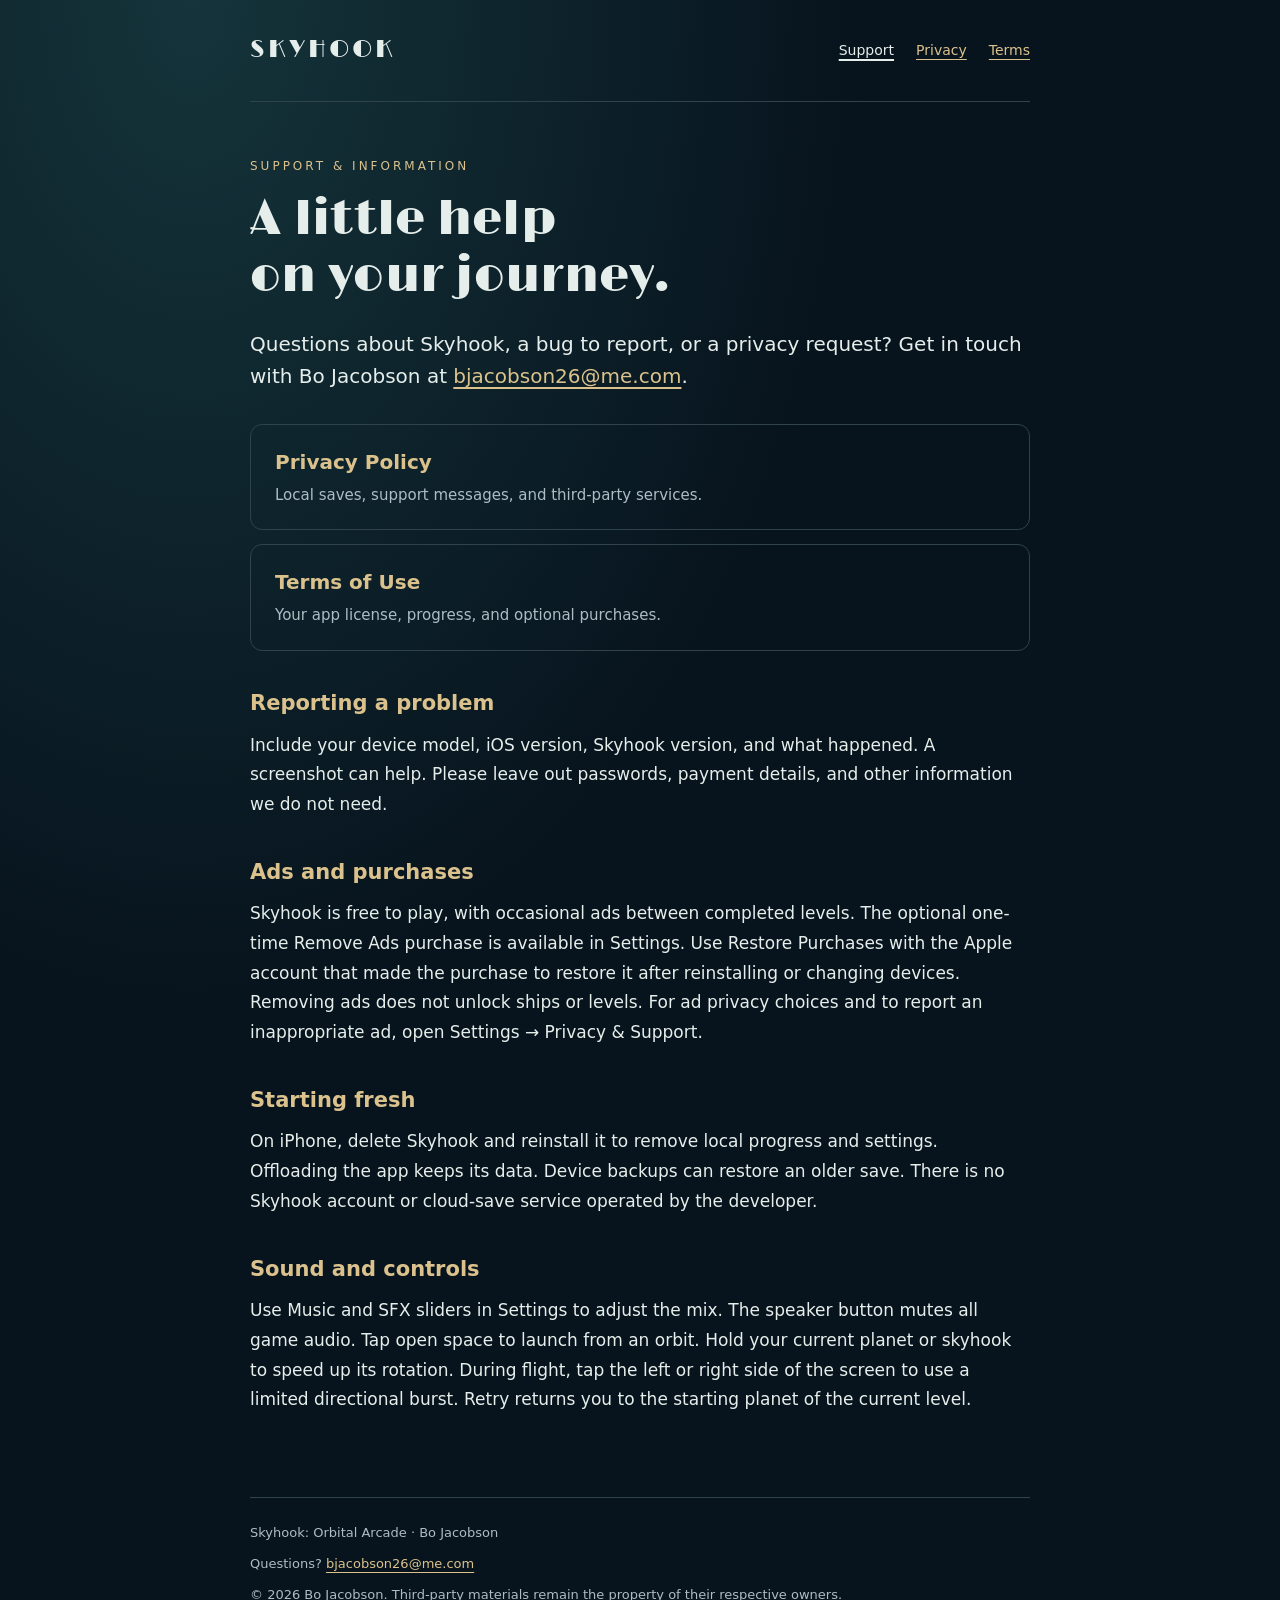
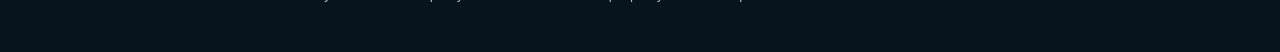
<file: index.html>
<!doctype html>
<html lang="en"><head><meta charset="utf-8"><meta name="viewport" content="width=device-width,initial-scale=1"><meta name="description" content="Support, privacy policy and terms for Skyhook: Orbital Arcade by Bo Jacobson."><meta name="theme-color" content="#07131d"><title>Support · Skyhook</title><link rel="stylesheet" href="styles.css"></head>
<body><a class="skip" href="#main">Skip to content</a><header><a class="brand" href="index.html">SKYHOOK</a><nav aria-label="Main navigation"><a href="index.html" aria-current="page">Support</a><a href="privacy.html">Privacy</a><a href="terms.html">Terms</a></nav></header><main id="main">
<p class="eyebrow">Support &amp; information</p><h1>A little help<br>on your journey.</h1>
<p class="intro">Questions about Skyhook, a bug to report, or a privacy request? Get in touch with Bo Jacobson at <a class="contact" href="mailto:bjacobson26@me.com">bjacobson26@me.com</a>.</p>
<div class="links"><a class="card" href="privacy.html"><strong>Privacy Policy</strong><span>Local saves, support messages, and third-party services.</span></a><a class="card" href="terms.html"><strong>Terms of Use</strong><span>Your app license, progress, and optional purchases.</span></a></div>
<h2>Reporting a problem</h2><p>Include your device model, iOS version, Skyhook version, and what happened. A screenshot can help. Please leave out passwords, payment details, and other information we do not need.</p>
<h2>Ads and purchases</h2><p>Skyhook is free to play, with occasional ads between completed levels. The optional one-time Remove Ads purchase is available in Settings. Use Restore Purchases with the Apple account that made the purchase to restore it after reinstalling or changing devices. Removing ads does not unlock ships or levels. For ad privacy choices and to report an inappropriate ad, open Settings → Privacy &amp; Support.</p>
<h2>Starting fresh</h2><p>On iPhone, delete Skyhook and reinstall it to remove local progress and settings. Offloading the app keeps its data. Device backups can restore an older save. There is no Skyhook account or cloud-save service operated by the developer.</p>
<h2>Sound and controls</h2><p>Use Music and SFX sliders in Settings to adjust the mix. The speaker button mutes all game audio. Tap open space to launch from an orbit. Hold your current planet or skyhook to speed up its rotation. During flight, tap the left or right side of the screen to use a limited directional burst. Retry returns you to the starting planet of the current level.</p>
</main><footer><p>Skyhook: Orbital Arcade · Bo Jacobson</p><p>Questions? <a class="contact" href="mailto:bjacobson26@me.com">bjacobson26@me.com</a></p><p>© 2026 Bo Jacobson. Third-party materials remain the property of their respective owners.</p></footer></body></html>
</file>
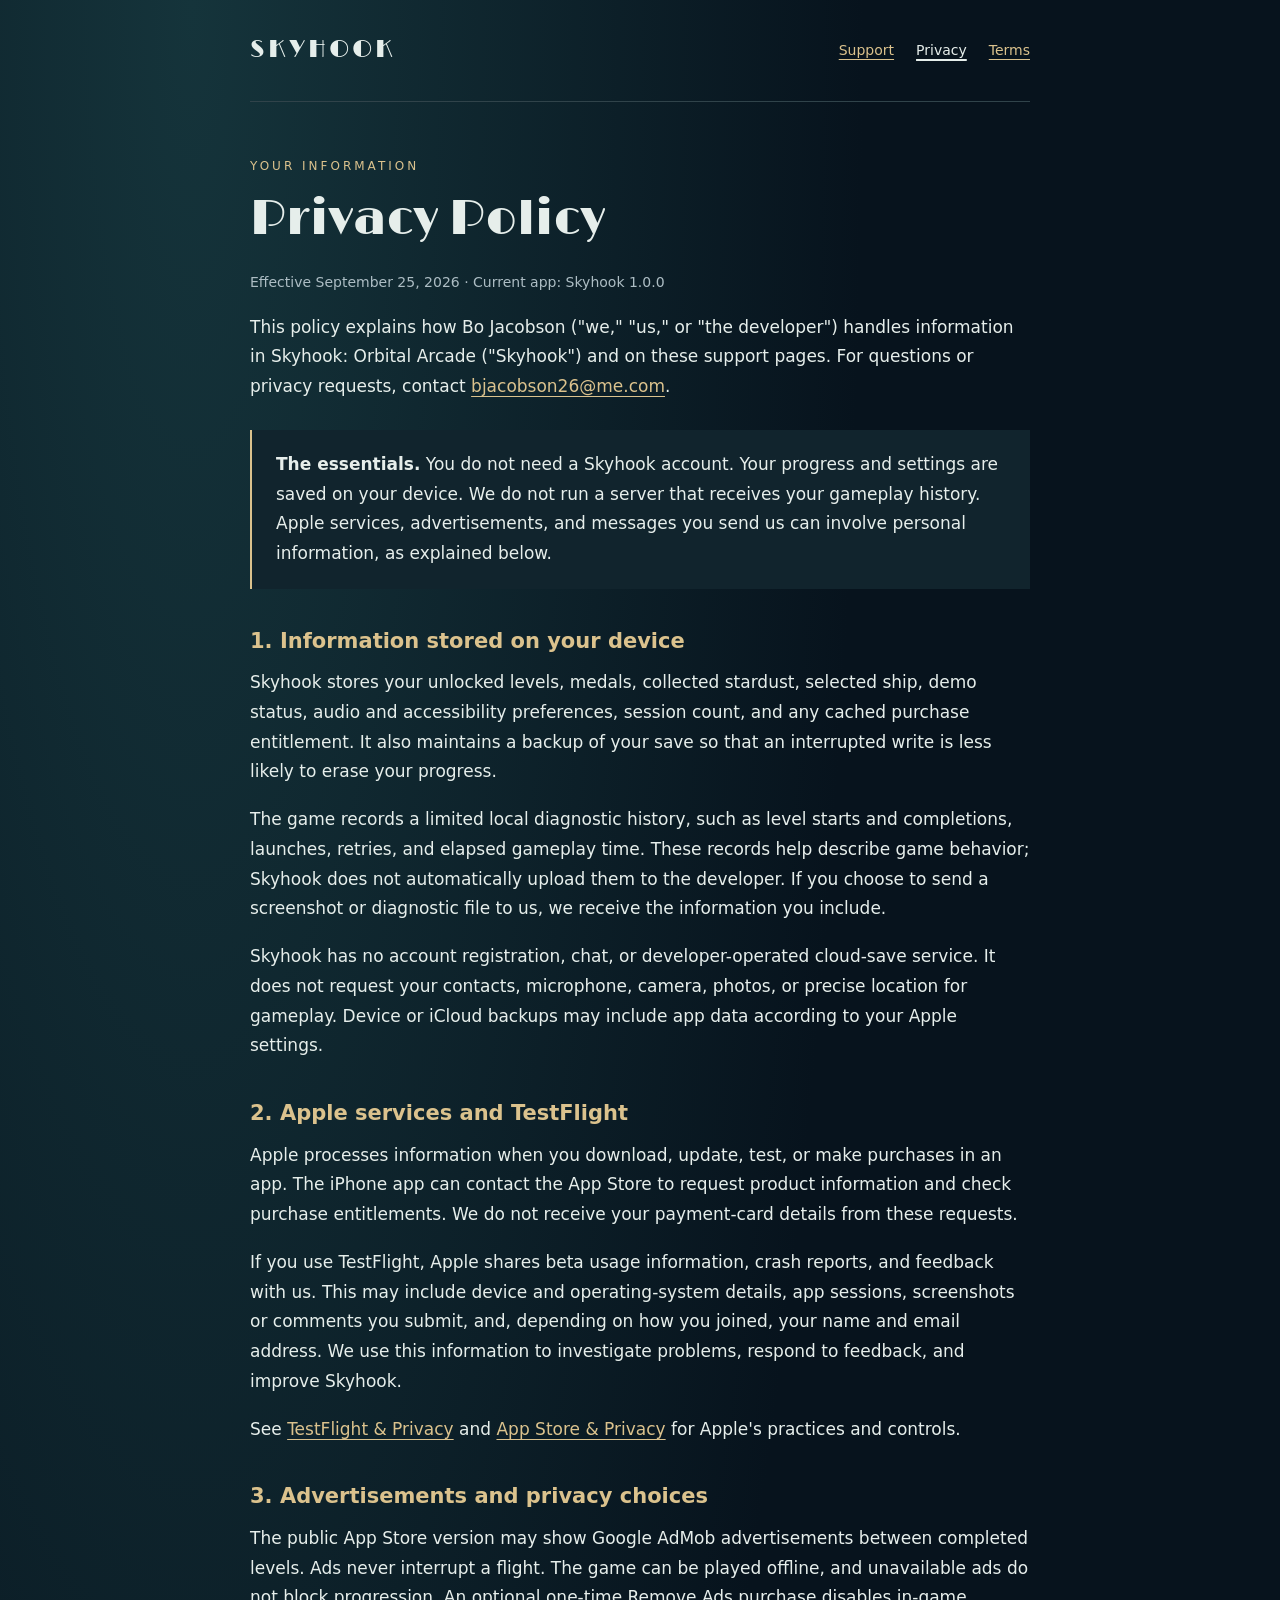
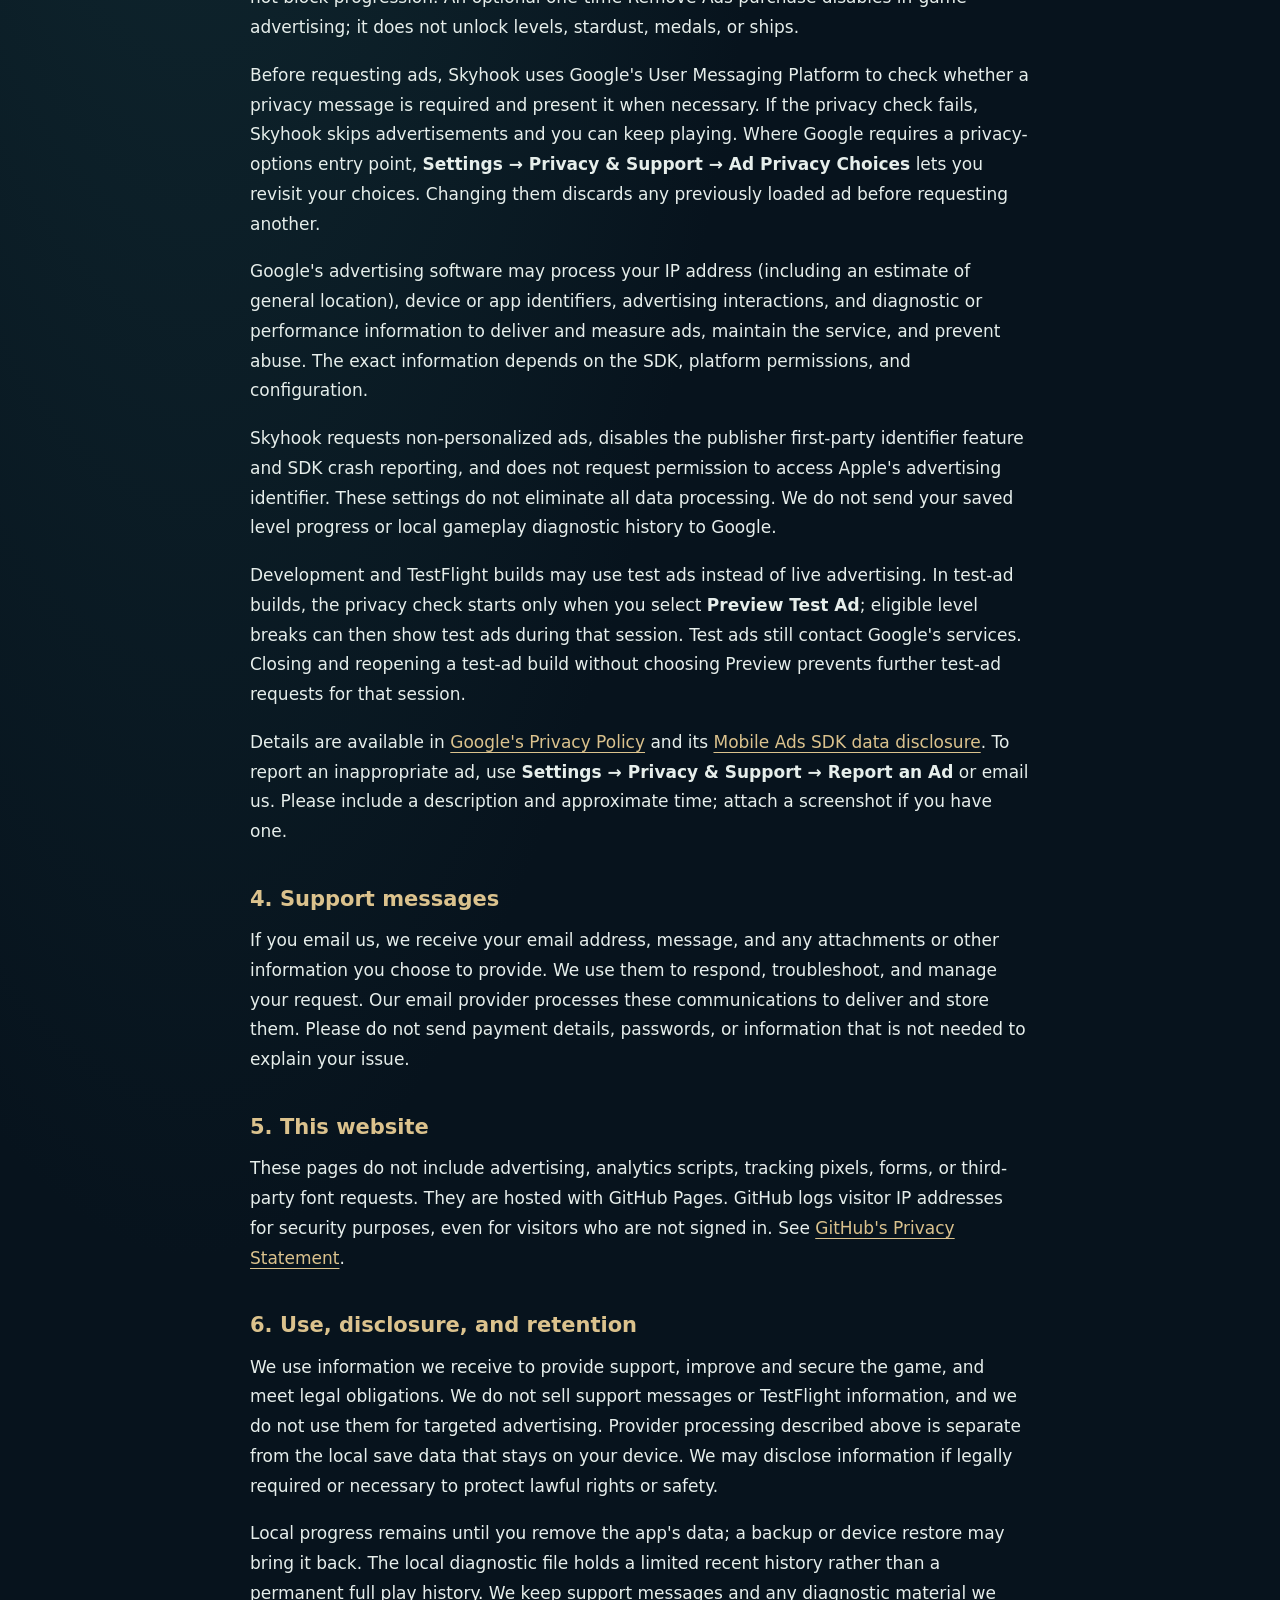
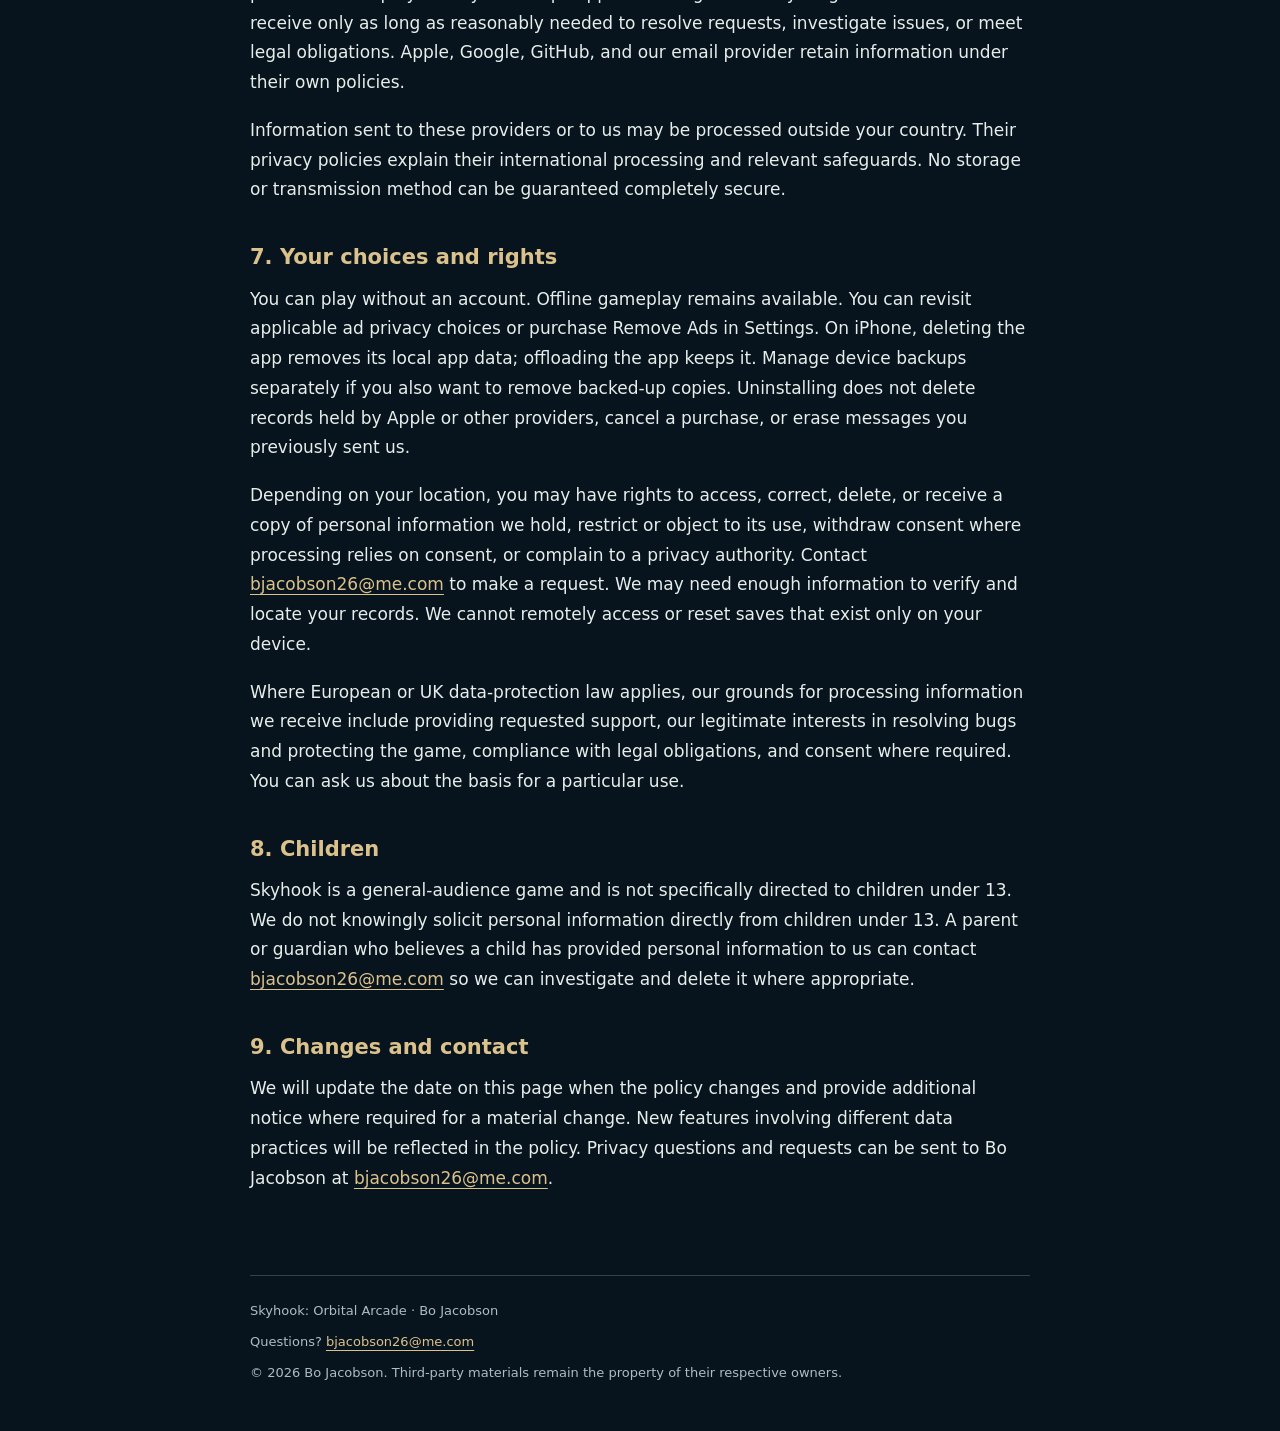
<file: privacy.html>
<!doctype html>
<html lang="en"><head><meta charset="utf-8"><meta name="viewport" content="width=device-width,initial-scale=1"><meta name="description" content="How Skyhook handles local progress, support messages, Apple services, advertising, and optional purchases."><meta name="theme-color" content="#07131d"><title>Privacy Policy · Skyhook</title><link rel="stylesheet" href="styles.css"></head>
<body><a class="skip" href="#main">Skip to content</a><header><a class="brand" href="index.html">SKYHOOK</a><nav aria-label="Main navigation"><a href="index.html">Support</a><a href="privacy.html" aria-current="page">Privacy</a><a href="terms.html">Terms</a></nav></header><main id="main">
<p class="eyebrow">Your information</p><h1>Privacy Policy</h1>
<p class="meta">Effective September 25, 2026 · Current app: Skyhook 1.0.0</p>
<p>This policy explains how Bo Jacobson ("we," "us," or "the developer") handles information in Skyhook: Orbital Arcade ("Skyhook") and on these support pages. For questions or privacy requests, contact <a class="contact" href="mailto:bjacobson26@me.com">bjacobson26@me.com</a>.</p>
<div class="note"><p><strong>The essentials.</strong> You do not need a Skyhook account. Your progress and settings are saved on your device. We do not run a server that receives your gameplay history. Apple services, advertisements, and messages you send us can involve personal information, as explained below.</p></div>
<h2>1. Information stored on your device</h2>
<p>Skyhook stores your unlocked levels, medals, collected stardust, selected ship, demo status, audio and accessibility preferences, session count, and any cached purchase entitlement. It also maintains a backup of your save so that an interrupted write is less likely to erase your progress.</p>
<p>The game records a limited local diagnostic history, such as level starts and completions, launches, retries, and elapsed gameplay time. These records help describe game behavior; Skyhook does not automatically upload them to the developer. If you choose to send a screenshot or diagnostic file to us, we receive the information you include.</p>
<p>Skyhook has no account registration, chat, or developer-operated cloud-save service. It does not request your contacts, microphone, camera, photos, or precise location for gameplay. Device or iCloud backups may include app data according to your Apple settings.</p>
<h2>2. Apple services and TestFlight</h2>
<p>Apple processes information when you download, update, test, or make purchases in an app. The iPhone app can contact the App Store to request product information and check purchase entitlements. We do not receive your payment-card details from these requests.</p>
<p>If you use TestFlight, Apple shares beta usage information, crash reports, and feedback with us. This may include device and operating-system details, app sessions, screenshots or comments you submit, and, depending on how you joined, your name and email address. We use this information to investigate problems, respond to feedback, and improve Skyhook.</p>
<p>See <a href="https://www.apple.com/legal/privacy/data/en/test-flight/">TestFlight &amp; Privacy</a> and <a href="https://www.apple.com/legal/privacy/data/en/app-store/">App Store &amp; Privacy</a> for Apple's practices and controls.</p>
<h2>3. Advertisements and privacy choices</h2>
<p>The public App Store version may show Google AdMob advertisements between completed levels. Ads never interrupt a flight. The game can be played offline, and unavailable ads do not block progression. An optional one-time Remove Ads purchase disables in-game advertising; it does not unlock levels, stardust, medals, or ships.</p>
<p>Before requesting ads, Skyhook uses Google's User Messaging Platform to check whether a privacy message is required and present it when necessary. If the privacy check fails, Skyhook skips advertisements and you can keep playing. Where Google requires a privacy-options entry point, <strong>Settings → Privacy &amp; Support → Ad Privacy Choices</strong> lets you revisit your choices. Changing them discards any previously loaded ad before requesting another.</p>
<p>Google's advertising software may process your IP address (including an estimate of general location), device or app identifiers, advertising interactions, and diagnostic or performance information to deliver and measure ads, maintain the service, and prevent abuse. The exact information depends on the SDK, platform permissions, and configuration.</p>
<p>Skyhook requests non-personalized ads, disables the publisher first-party identifier feature and SDK crash reporting, and does not request permission to access Apple's advertising identifier. These settings do not eliminate all data processing. We do not send your saved level progress or local gameplay diagnostic history to Google.</p>
<p>Development and TestFlight builds may use test ads instead of live advertising. In test-ad builds, the privacy check starts only when you select <strong>Preview Test Ad</strong>; eligible level breaks can then show test ads during that session. Test ads still contact Google's services. Closing and reopening a test-ad build without choosing Preview prevents further test-ad requests for that session.</p>
<p>Details are available in <a href="https://policies.google.com/privacy">Google's Privacy Policy</a> and its <a href="https://developers.google.com/admob/ios/privacy/data-disclosure">Mobile Ads SDK data disclosure</a>. To report an inappropriate ad, use <strong>Settings → Privacy &amp; Support → Report an Ad</strong> or email us. Please include a description and approximate time; attach a screenshot if you have one.</p>
<h2>4. Support messages</h2>
<p>If you email us, we receive your email address, message, and any attachments or other information you choose to provide. We use them to respond, troubleshoot, and manage your request. Our email provider processes these communications to deliver and store them. Please do not send payment details, passwords, or information that is not needed to explain your issue.</p>
<h2>5. This website</h2>
<p>These pages do not include advertising, analytics scripts, tracking pixels, forms, or third-party font requests. They are hosted with GitHub Pages. GitHub logs visitor IP addresses for security purposes, even for visitors who are not signed in. See <a href="https://docs.github.com/en/site-policy/privacy-policies/github-general-privacy-statement">GitHub's Privacy Statement</a>.</p>
<h2>6. Use, disclosure, and retention</h2>
<p>We use information we receive to provide support, improve and secure the game, and meet legal obligations. We do not sell support messages or TestFlight information, and we do not use them for targeted advertising. Provider processing described above is separate from the local save data that stays on your device. We may disclose information if legally required or necessary to protect lawful rights or safety.</p>
<p>Local progress remains until you remove the app's data; a backup or device restore may bring it back. The local diagnostic file holds a limited recent history rather than a permanent full play history. We keep support messages and any diagnostic material we receive only as long as reasonably needed to resolve requests, investigate issues, or meet legal obligations. Apple, Google, GitHub, and our email provider retain information under their own policies.</p>
<p>Information sent to these providers or to us may be processed outside your country. Their privacy policies explain their international processing and relevant safeguards. No storage or transmission method can be guaranteed completely secure.</p>
<h2>7. Your choices and rights</h2>
<p>You can play without an account. Offline gameplay remains available. You can revisit applicable ad privacy choices or purchase Remove Ads in Settings. On iPhone, deleting the app removes its local app data; offloading the app keeps it. Manage device backups separately if you also want to remove backed-up copies. Uninstalling does not delete records held by Apple or other providers, cancel a purchase, or erase messages you previously sent us.</p>
<p>Depending on your location, you may have rights to access, correct, delete, or receive a copy of personal information we hold, restrict or object to its use, withdraw consent where processing relies on consent, or complain to a privacy authority. Contact <a class="contact" href="mailto:bjacobson26@me.com">bjacobson26@me.com</a> to make a request. We may need enough information to verify and locate your records. We cannot remotely access or reset saves that exist only on your device.</p>
<p>Where European or UK data-protection law applies, our grounds for processing information we receive include providing requested support, our legitimate interests in resolving bugs and protecting the game, compliance with legal obligations, and consent where required. You can ask us about the basis for a particular use.</p>
<h2>8. Children</h2>
<p>Skyhook is a general-audience game and is not specifically directed to children under 13. We do not knowingly solicit personal information directly from children under 13. A parent or guardian who believes a child has provided personal information to us can contact <a class="contact" href="mailto:bjacobson26@me.com">bjacobson26@me.com</a> so we can investigate and delete it where appropriate.</p>
<h2>9. Changes and contact</h2>
<p>We will update the date on this page when the policy changes and provide additional notice where required for a material change. New features involving different data practices will be reflected in the policy. Privacy questions and requests can be sent to Bo Jacobson at <a class="contact" href="mailto:bjacobson26@me.com">bjacobson26@me.com</a>.</p>
</main><footer><p>Skyhook: Orbital Arcade · Bo Jacobson</p><p>Questions? <a class="contact" href="mailto:bjacobson26@me.com">bjacobson26@me.com</a></p><p>© 2026 Bo Jacobson. Third-party materials remain the property of their respective owners.</p></footer></body></html>
</file>
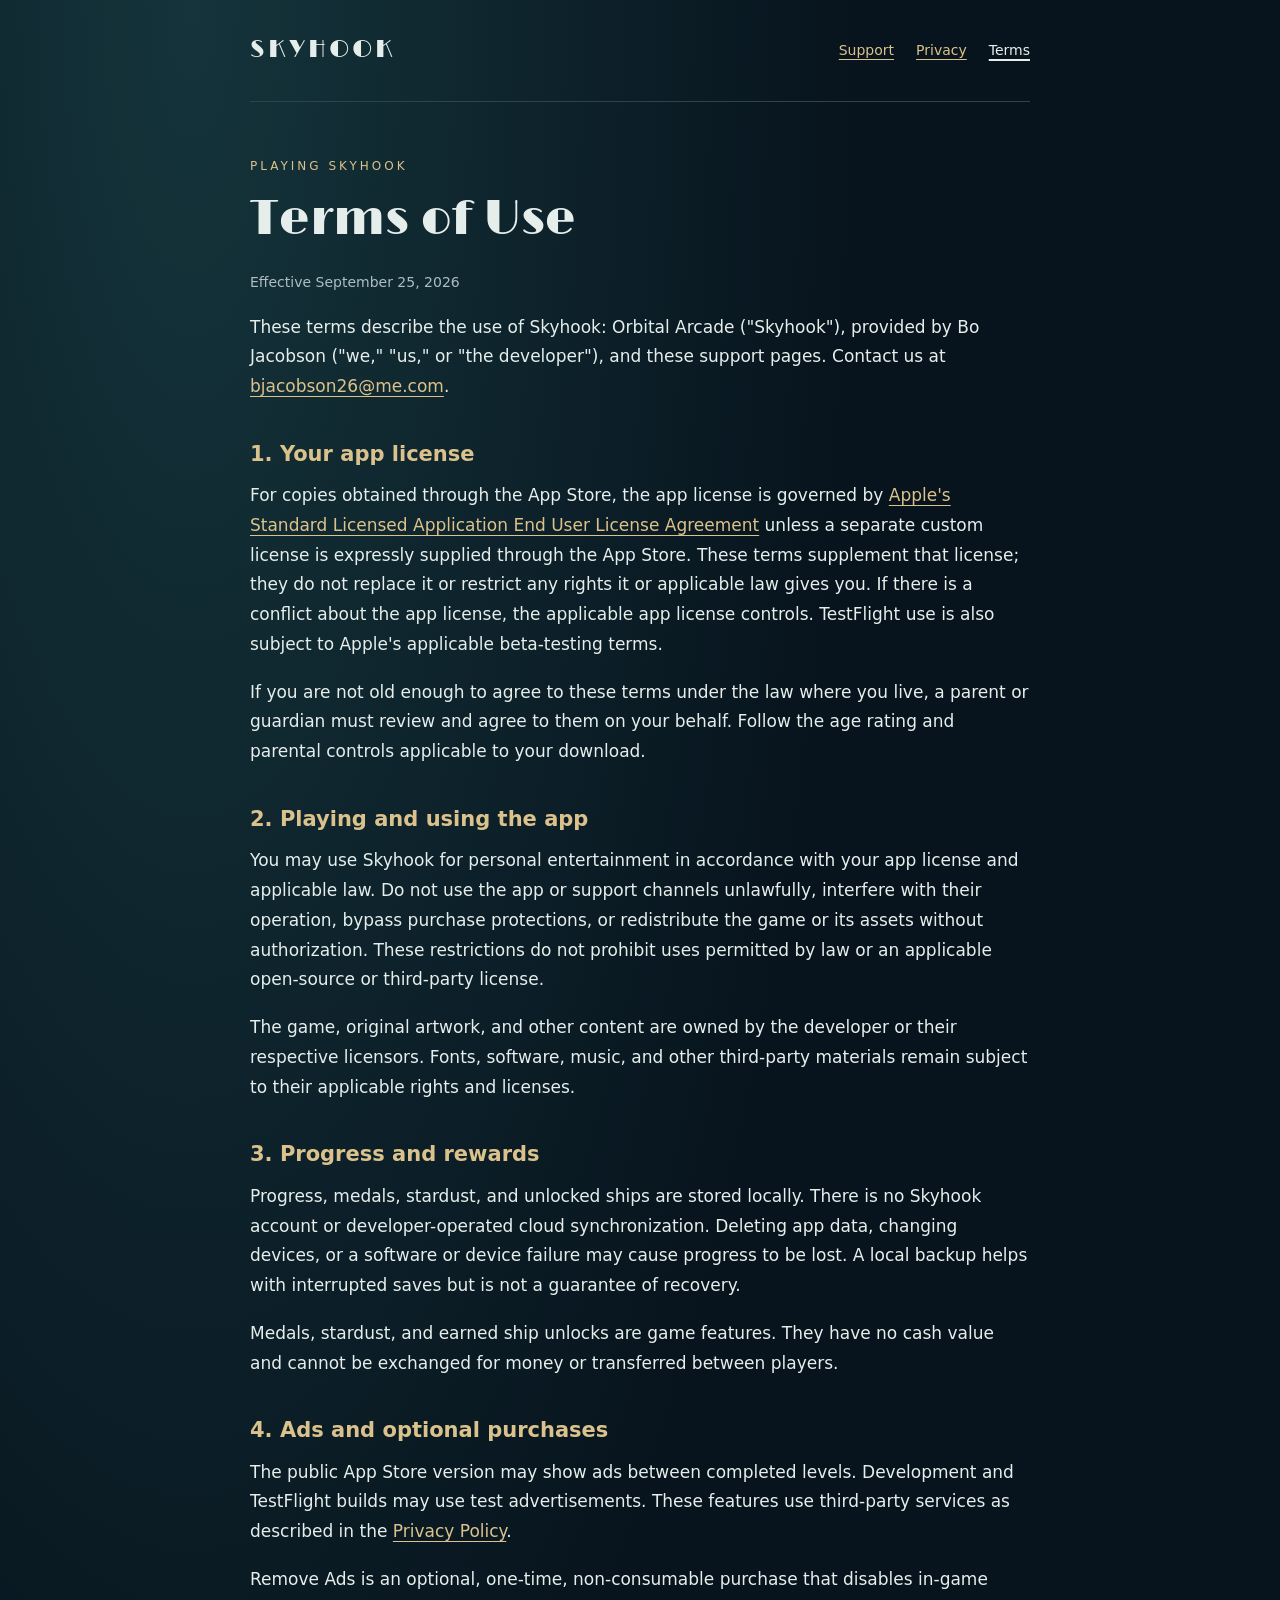
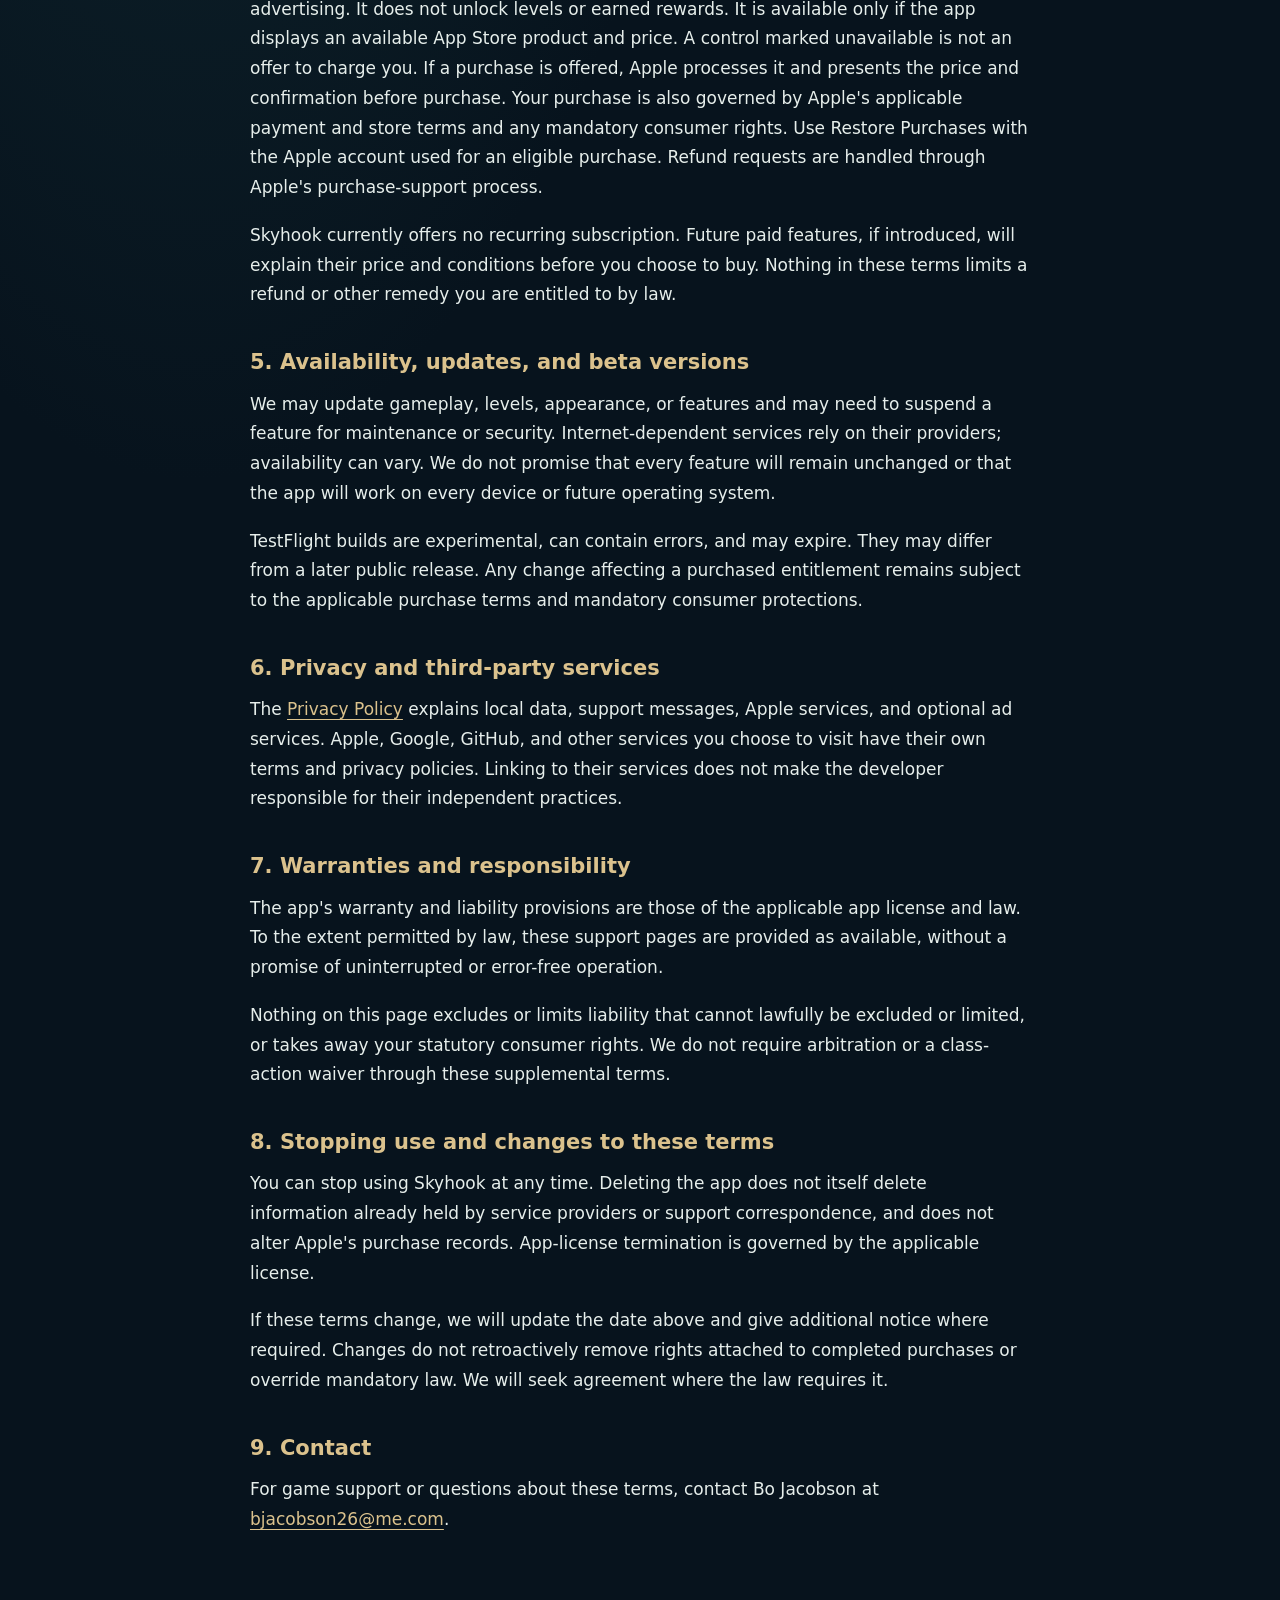
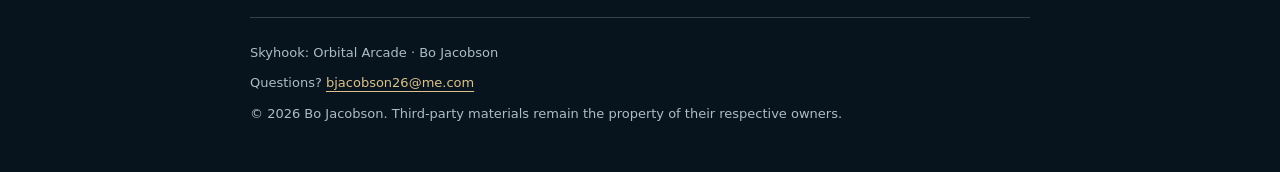
<file: terms.html>
<!doctype html>
<html lang="en"><head><meta charset="utf-8"><meta name="viewport" content="width=device-width,initial-scale=1"><meta name="description" content="Skyhook terms covering the app license, game progress, optional purchases and support."><meta name="theme-color" content="#07131d"><title>Terms of Use · Skyhook</title><link rel="stylesheet" href="styles.css"></head>
<body><a class="skip" href="#main">Skip to content</a><header><a class="brand" href="index.html">SKYHOOK</a><nav aria-label="Main navigation"><a href="index.html">Support</a><a href="privacy.html">Privacy</a><a href="terms.html" aria-current="page">Terms</a></nav></header><main id="main">
<p class="eyebrow">Playing Skyhook</p><h1>Terms of Use</h1>
<p class="meta">Effective September 25, 2026</p>
<p>These terms describe the use of Skyhook: Orbital Arcade ("Skyhook"), provided by Bo Jacobson ("we," "us," or "the developer"), and these support pages. Contact us at <a class="contact" href="mailto:bjacobson26@me.com">bjacobson26@me.com</a>.</p>
<h2>1. Your app license</h2>
<p>For copies obtained through the App Store, the app license is governed by <a href="https://www.apple.com/legal/internet-services/itunes/dev/stdeula/">Apple's Standard Licensed Application End User License Agreement</a> unless a separate custom license is expressly supplied through the App Store. These terms supplement that license; they do not replace it or restrict any rights it or applicable law gives you. If there is a conflict about the app license, the applicable app license controls. TestFlight use is also subject to Apple's applicable beta-testing terms.</p>
<p>If you are not old enough to agree to these terms under the law where you live, a parent or guardian must review and agree to them on your behalf. Follow the age rating and parental controls applicable to your download.</p>
<h2>2. Playing and using the app</h2>
<p>You may use Skyhook for personal entertainment in accordance with your app license and applicable law. Do not use the app or support channels unlawfully, interfere with their operation, bypass purchase protections, or redistribute the game or its assets without authorization. These restrictions do not prohibit uses permitted by law or an applicable open-source or third-party license.</p>
<p>The game, original artwork, and other content are owned by the developer or their respective licensors. Fonts, software, music, and other third-party materials remain subject to their applicable rights and licenses.</p>
<h2>3. Progress and rewards</h2>
<p>Progress, medals, stardust, and unlocked ships are stored locally. There is no Skyhook account or developer-operated cloud synchronization. Deleting app data, changing devices, or a software or device failure may cause progress to be lost. A local backup helps with interrupted saves but is not a guarantee of recovery.</p>
<p>Medals, stardust, and earned ship unlocks are game features. They have no cash value and cannot be exchanged for money or transferred between players.</p>
<h2>4. Ads and optional purchases</h2>
<p>The public App Store version may show ads between completed levels. Development and TestFlight builds may use test advertisements. These features use third-party services as described in the <a href="privacy.html">Privacy Policy</a>.</p>
<p>Remove Ads is an optional, one-time, non-consumable purchase that disables in-game advertising. It does not unlock levels or earned rewards. It is available only if the app displays an available App Store product and price. A control marked unavailable is not an offer to charge you. If a purchase is offered, Apple processes it and presents the price and confirmation before purchase. Your purchase is also governed by Apple's applicable payment and store terms and any mandatory consumer rights. Use Restore Purchases with the Apple account used for an eligible purchase. Refund requests are handled through Apple's purchase-support process.</p>
<p>Skyhook currently offers no recurring subscription. Future paid features, if introduced, will explain their price and conditions before you choose to buy. Nothing in these terms limits a refund or other remedy you are entitled to by law.</p>
<h2>5. Availability, updates, and beta versions</h2>
<p>We may update gameplay, levels, appearance, or features and may need to suspend a feature for maintenance or security. Internet-dependent services rely on their providers; availability can vary. We do not promise that every feature will remain unchanged or that the app will work on every device or future operating system.</p>
<p>TestFlight builds are experimental, can contain errors, and may expire. They may differ from a later public release. Any change affecting a purchased entitlement remains subject to the applicable purchase terms and mandatory consumer protections.</p>
<h2>6. Privacy and third-party services</h2>
<p>The <a href="privacy.html">Privacy Policy</a> explains local data, support messages, Apple services, and optional ad services. Apple, Google, GitHub, and other services you choose to visit have their own terms and privacy policies. Linking to their services does not make the developer responsible for their independent practices.</p>
<h2>7. Warranties and responsibility</h2>
<p>The app's warranty and liability provisions are those of the applicable app license and law. To the extent permitted by law, these support pages are provided as available, without a promise of uninterrupted or error-free operation.</p>
<p>Nothing on this page excludes or limits liability that cannot lawfully be excluded or limited, or takes away your statutory consumer rights. We do not require arbitration or a class-action waiver through these supplemental terms.</p>
<h2>8. Stopping use and changes to these terms</h2>
<p>You can stop using Skyhook at any time. Deleting the app does not itself delete information already held by service providers or support correspondence, and does not alter Apple's purchase records. App-license termination is governed by the applicable license.</p>
<p>If these terms change, we will update the date above and give additional notice where required. Changes do not retroactively remove rights attached to completed purchases or override mandatory law. We will seek agreement where the law requires it.</p>
<h2>9. Contact</h2>
<p>For game support or questions about these terms, contact Bo Jacobson at <a class="contact" href="mailto:bjacobson26@me.com">bjacobson26@me.com</a>.</p>
</main><footer><p>Skyhook: Orbital Arcade · Bo Jacobson</p><p>Questions? <a class="contact" href="mailto:bjacobson26@me.com">bjacobson26@me.com</a></p><p>© 2026 Bo Jacobson. Third-party materials remain the property of their respective owners.</p></footer></body></html>
</file>
<file: styles.css>
@font-face{font-family:Limelight;src:url('assets/limelight.ttf') format('truetype');font-display:swap}
:root{color-scheme:dark;--bg:#07131d;--ink:#e6eeeb;--muted:#adbdc4;--gold:#dbc28d;--line:#30434a}
*{box-sizing:border-box}html{scroll-behavior:smooth}body{margin:0;background:radial-gradient(ellipse at 15% 0%,#15343b 0,transparent 42rem),var(--bg);color:var(--ink);font:17px/1.75 system-ui,-apple-system,BlinkMacSystemFont,'Segoe UI',sans-serif}a{color:var(--gold);text-underline-offset:4px}a:hover{color:#fff0ce}a:focus-visible{outline:2px solid var(--gold);outline-offset:5px}.skip{position:absolute;left:16px;top:-80px;padding:8px 14px;background:var(--bg)}.skip:focus{top:8px}header,main,footer{width:min(100% - 48px,780px);margin-inline:auto}header{display:flex;justify-content:space-between;align-items:center;gap:24px;padding:34px 0;border-bottom:1px solid var(--line)}.brand{font:25px/1.3 Limelight,Georgia,serif;letter-spacing:3px;text-decoration:none;color:var(--ink)}nav{display:flex;flex-wrap:wrap;gap:10px 22px;font-size:14px}nav a[aria-current=page]{color:var(--ink);text-decoration-thickness:2px}main{padding-block:54px 64px;min-height:65vh}.eyebrow{font-size:12px;text-transform:uppercase;letter-spacing:3px;color:var(--gold);margin:0 0 14px}h1{font:clamp(32px,6vw,48px)/1.2 Limelight,Georgia,serif;margin:0 0 22px;letter-spacing:.3px}h2{font-size:21px;font-weight:600;line-height:1.4;margin:38px 0 12px;color:var(--gold)}p{margin:0 0 18px}li{margin-bottom:9px}ul{padding-left:24px}.meta{font-size:14px;color:var(--muted)}.intro{font-size:20px;line-height:1.6}.note{padding:20px 24px;border-left:2px solid var(--gold);background:#11242d;margin-block:28px}.note p:last-child{margin-bottom:0}.links{display:grid;gap:14px;margin:32px 0}.card{display:block;border:1px solid var(--line);border-radius:12px;padding:20px 24px;text-decoration:none}.card strong{display:block;font-size:20px}.card span{color:var(--muted);font-size:15px}footer{border-top:1px solid var(--line);padding:24px 0 38px;font-size:13px;color:var(--muted)}footer p{margin-bottom:8px}.contact{overflow-wrap:anywhere}@media(max-width:540px){header{align-items:flex-start;flex-direction:column;gap:16px;padding-block:25px}header,main,footer{width:calc(100% - 36px)}main{padding-top:35px}body{font-size:16px}.intro{font-size:18px}.note{padding:16px 18px}}@media(prefers-reduced-motion:reduce){html{scroll-behavior:auto}}@media print{:root{color-scheme:light}body{background:white;color:#17212a;font-size:11pt}header,main,footer{width:100%}nav,.skip{display:none}main{padding-block:20px}h1,h2,a,.brand{color:#17212a}.meta,footer,.card span{color:#444}.note{background:none;border-color:#555}h2{break-after:avoid}p,li{orphans:3;widows:3}}
</file>
